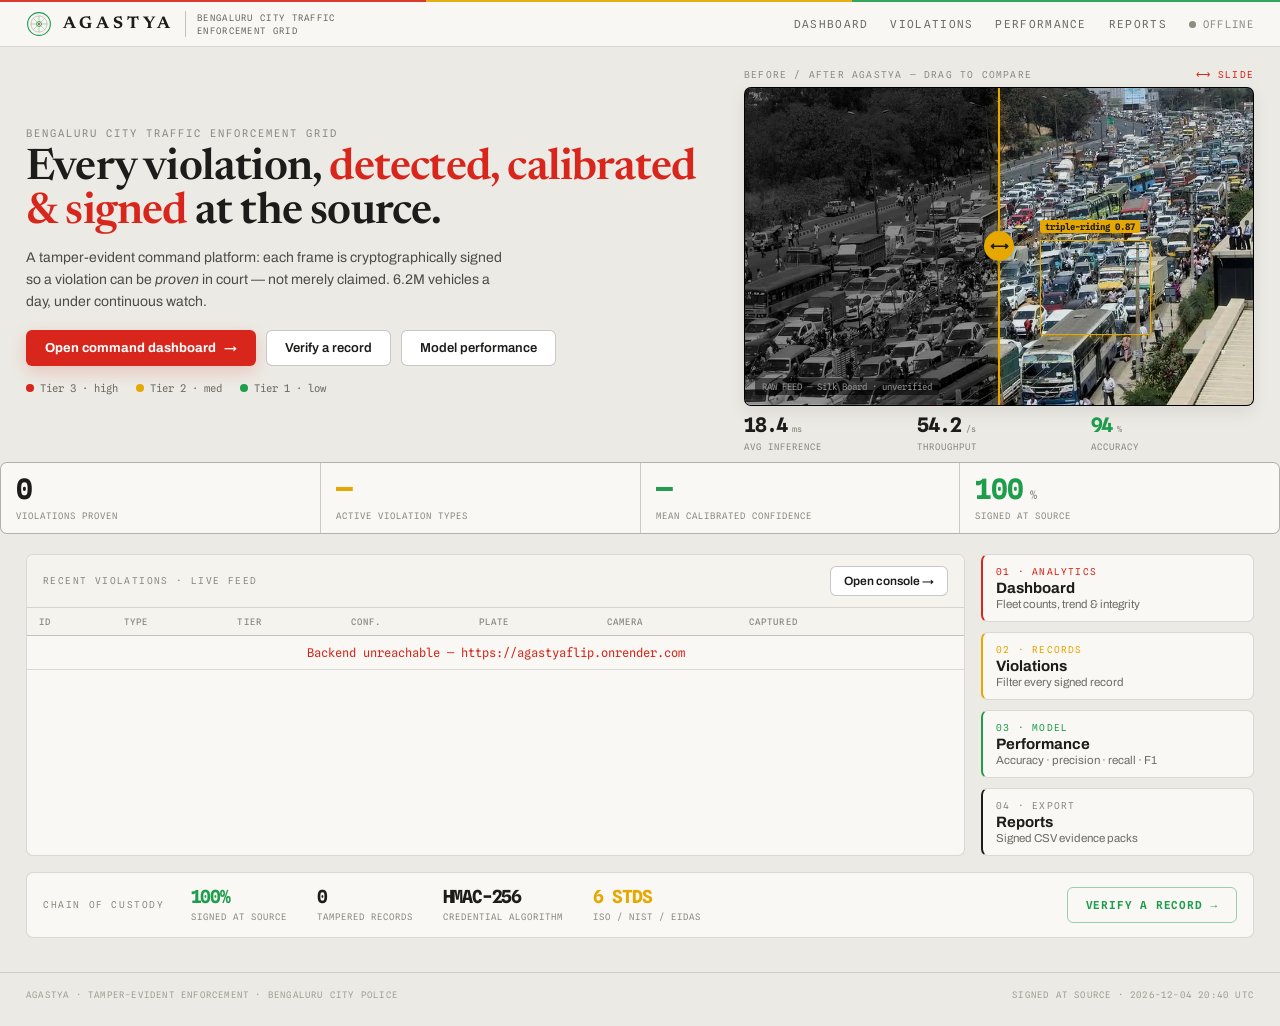
<file: web/index.html>
<!DOCTYPE html>
<html lang="en">
<head>
<meta charset="utf-8">
<meta name="viewport" content="width=device-width, initial-scale=1">
<title>AGASTYA — Tamper-Evident Traffic Enforcement · Bengaluru</title>
<link rel="preconnect" href="https://fonts.googleapis.com">
<link rel="preconnect" href="https://fonts.gstatic.com" crossorigin>
<link href="https://fonts.googleapis.com/css2?family=Newsreader:ital,opsz,wght@0,6..72,400;0,6..72,500;0,6..72,600;0,6..72,700&family=Archivo:wght@400;500;600;700;800&family=Spline+Sans+Mono:wght@400;500;600;700&display=swap" rel="stylesheet">
<link rel="stylesheet" href="agastya.css">
<style>
  .hero{display:grid;grid-template-columns:1.15fr .85fr;gap:28px;align-items:center;
    max-width:var(--max);margin:0 auto;padding:22px var(--pad) 6px;}
  .hero h1{font-family:var(--serif);font-weight:600;font-size:clamp(28px,3.4vw,44px);line-height:1.02;letter-spacing:-.8px;margin:8px 0 0;}
  .hero h1 .accent{color:var(--red);}
  .hero p.lede{font-size:14px;line-height:1.55;color:var(--ink-2);max-width:480px;margin:12px 0 0;}
  .hero .cta{display:flex;gap:10px;margin-top:18px;flex-wrap:wrap;}
  .compare{position:relative;width:100%;aspect-ratio:16/10;border:1px solid var(--line-2);border-radius:var(--r);overflow:hidden;
    cursor:ew-resize;user-select:none;touch-action:none;background:#000;box-shadow:var(--shadow);}
  .scene{position:absolute;inset:0;background:url('assets/beforeafter.webp') center/cover,linear-gradient(180deg,#3a3f44,#54585c 55%,#2a2d30);}
  .anno{position:absolute;font-family:var(--mono);font-size:9px;padding:1px 5px;border-radius:2px;font-weight:700;}
  .opsrow{display:grid;grid-template-columns:repeat(3,1fr);gap:10px;margin-top:10px;}
  .kpis{grid-template-columns:repeat(4,1fr);margin:4px var(--pad);max-width:var(--max);margin-left:auto;margin-right:auto;}
  .below{display:grid;grid-template-columns:1.55fr .45fr;gap:16px;}
  .navcard{display:block;text-decoration:none;border:1px solid var(--line);border-radius:var(--r);background:var(--paper-3);
    padding:11px 13px;transition:border-color .2s,background .2s;}
  .navcard:hover{border-color:var(--line-2);background:var(--paper-2);}
  .navcard+.navcard{margin-top:10px;}
  .custody{display:flex;align-items:center;gap:26px;flex-wrap:wrap;}
  @media(max-width:1000px){.hero{grid-template-columns:1fr;gap:18px;}.kpis{grid-template-columns:repeat(2,1fr);}.below{grid-template-columns:1fr;}}
</style>
</head>
<body>
<div class="ag-shell">
  <div data-ag-header></div>

  <section class="hero">
    <div>
      <div data-k class="kicker">Bengaluru City Traffic Enforcement Grid</div>
      <h1 data-k>Every violation, <span class="accent">detected, calibrated &amp; signed</span> at the source.</h1>
      <p data-k class="lede">A tamper-evident command platform: each frame is cryptographically signed so a violation can be <em>proven</em> in court — not merely claimed. 6.2M vehicles a day, under continuous watch.</p>
      <div data-k class="cta">
        <a href="dashboard.html" class="btn btn-red">Open command dashboard <span class="arrow">→</span></a>
        <a href="verify.html" id="verifyLink" class="btn">Verify a record</a>
        <a href="performance.html" class="btn">Model performance</a>
      </div>
      <div data-k style="display:flex;gap:18px;margin-top:16px;flex-wrap:wrap;">
        <span class="tier"><span class="d" style="background:var(--red)"></span>Tier 3 · high</span>
        <span class="tier"><span class="d" style="background:var(--amber)"></span>Tier 2 · med</span>
        <span class="tier"><span class="d" style="background:var(--green)"></span>Tier 1 · low</span>
      </div>
    </div>

    <div data-k>
      <div style="display:flex;justify-content:space-between;align-items:baseline;margin-bottom:7px;">
        <span class="label">Before / after AGASTYA — drag to compare</span>
        <span class="label" style="color:var(--red);">⟷ slide</span>
      </div>
      <div class="compare" id="compare">
        <div class="scene">
          <div style="position:absolute;left:18%;top:42%;width:26%;height:34%;border:1.5px solid var(--red);border-radius:2px;box-shadow:0 0 12px rgba(216,38,28,.5);"></div>
          <div class="anno" style="left:20%;top:35.5%;background:var(--red);color:#fff;">no-helmet 0.91</div>
          <div style="position:absolute;left:58%;top:48%;width:22%;height:30%;border:1.5px solid var(--amber);border-radius:2px;box-shadow:0 0 12px rgba(230,167,0,.45);"></div>
          <div class="anno" style="left:58%;top:41.5%;background:var(--amber);color:var(--ink);">triple-riding 0.87</div>
          <div style="position:absolute;left:10px;bottom:9px;font-family:var(--mono);font-size:9px;color:#fff;background:rgba(0,0,0,.5);padding:3px 7px;border-radius:3px;">◉ AGASTYA — proven &amp; signed</div>
        </div>
        <div class="scene" id="beforeLayer" style="filter:grayscale(1) brightness(.62) contrast(1.04);clip-path:inset(0 50% 0 0);">
          <div style="position:absolute;inset:0;display:flex;align-items:flex-end;padding:10px;"><span style="font-family:var(--mono);font-size:9px;color:#e8e8e2;background:rgba(0,0,0,.5);padding:3px 7px;border-radius:3px;">RAW FEED — Silk Board · unverified</span></div>
        </div>
        <div id="divider" style="position:absolute;top:0;bottom:0;width:2px;background:var(--amber);left:50%;margin-left:-1px;pointer-events:none;box-shadow:0 0 10px rgba(230,167,0,.55);">
          <div style="position:absolute;top:50%;left:50%;transform:translate(-50%,-50%);width:30px;height:30px;border-radius:50%;background:var(--amber);display:flex;align-items:center;justify-content:center;color:var(--ink);font-size:13px;font-weight:700;box-shadow:0 4px 12px rgba(0,0,0,.3);">⟷</div>
        </div>
      </div>
      <div class="opsrow">
        <div class="metric"><div class="v" id="mInf" style="font-size:20px;">18.4<span class="u"> ms</span></div><div class="k">avg inference</div></div>
        <div class="metric"><div class="v" id="mThr" style="font-size:20px;">54.2<span class="u"> /s</span></div><div class="k">throughput</div></div>
        <div class="metric"><div class="v" id="mAcc" style="font-size:20px;color:var(--green)">94<span class="u"> %</span></div><div class="k">accuracy</div></div>
      </div>
    </div>
  </section>

  <div class="statbar kpis" data-reveal>
    <div class="cell"><div class="v" id="kTotal">0</div><div class="k">violations proven</div></div>
    <div class="cell"><div class="v" id="kTypes" style="color:var(--amber)">—</div><div class="k">active violation types</div></div>
    <div class="cell"><div class="v" id="kConf" style="color:var(--green)">—</div><div class="k">mean calibrated confidence</div></div>
    <div class="cell"><div class="v" style="color:var(--green)">100<span class="u"> %</span></div><div class="k">signed at source</div></div>
  </div>

  <section class="ag-section">
    <div class="below">
      <div class="panel" data-reveal>
        <div class="panel-head">
          <span class="label" style="letter-spacing:1.4px;">Recent violations · live feed</span>
          <a href="violations.html" class="btn btn-sm">Open console →</a>
        </div>
        <div style="overflow-x:auto;">
          <table class="ledger">
            <thead><tr><th>ID</th><th>Type</th><th>Tier</th><th>Conf.</th><th>Plate</th><th>Camera</th><th>Captured</th><th></th></tr></thead>
            <tbody id="recent"><tr><td colspan="8" class="ag-empty">Loading…</td></tr></tbody>
          </table>
        </div>
      </div>

      <div data-reveal>
        <a href="dashboard.html" class="navcard" style="border-left:2px solid var(--red);">
          <div class="label" style="color:var(--red)">01 · Analytics</div>
          <div style="font-weight:700;font-size:15px;margin-top:3px;">Dashboard</div>
          <div style="font-size:11.5px;color:var(--ink-3);margin-top:2px;">Fleet counts, trend &amp; integrity</div>
        </a>
        <a href="violations.html" class="navcard" style="border-left:2px solid var(--amber);">
          <div class="label" style="color:var(--amber)">02 · Records</div>
          <div style="font-weight:700;font-size:15px;margin-top:3px;">Violations</div>
          <div style="font-size:11.5px;color:var(--ink-3);margin-top:2px;">Filter every signed record</div>
        </a>
        <a href="performance.html" class="navcard" style="border-left:2px solid var(--green);">
          <div class="label" style="color:var(--green)">03 · Model</div>
          <div style="font-weight:700;font-size:15px;margin-top:3px;">Performance</div>
          <div style="font-size:11.5px;color:var(--ink-3);margin-top:2px;">Accuracy · precision · recall · F1</div>
        </a>
        <a href="reports.html" class="navcard" style="border-left:2px solid var(--ink);">
          <div class="label">04 · Export</div>
          <div style="font-weight:700;font-size:15px;margin-top:3px;">Reports</div>
          <div style="font-size:11.5px;color:var(--ink-3);margin-top:2px;">Signed CSV evidence packs</div>
        </a>
      </div>
    </div>
  </section>

  <section class="ag-section" data-reveal style="padding-top:0;">
    <div class="card custody">
      <div class="label" style="letter-spacing:1.6px;">Chain of custody</div>
      <div style="display:flex;gap:30px;flex-wrap:wrap;">
        <div class="metric"><div class="v" style="font-size:18px;color:var(--green)">100%</div><div class="k">signed at source</div></div>
        <div class="metric"><div class="v" style="font-size:18px;">0</div><div class="k">tampered records</div></div>
        <div class="metric"><div class="v" style="font-size:18px;">HMAC-256</div><div class="k">credential algorithm</div></div>
        <div class="metric"><div class="v" style="font-size:18px;color:var(--amber)">6 STDS</div><div class="k">ISO / NIST / eIDAS</div></div>
      </div>
      <a href="verify.html" id="custodyVerify" class="btn btn-green" style="margin-left:auto;">VERIFY A RECORD <span class="arrow">→</span></a>
    </div>
  </section>

  <div data-ag-footer></div>
</div>

<script src="agastya.js"></script>
<script>
(function(){
  var A=window.AGASTYA, F=A.fmt;
  A.chrome.mount(null);

  Promise.all([A.api.stats(), A.api.violations({limit:1,sort:'newest'})]).then(function(res){
    var d=res[0].data||{};
    var total=d.total||0;
    A.motion.countUp(document.getElementById('kTotal'), total, 1600);

    var present=Object.keys(d.by_type||{});
    document.getElementById('kTypes').textContent=present.length||'—';

    if(d.mean_confidence!=null){
      var kc=document.getElementById('kConf');
      kc.innerHTML=Math.round(d.mean_confidence*100)+'<span class="u"> %</span>';
      kc.style.color=F.confColor(d.mean_confidence);
    }

    var latest=(res[1].data&&res[1].data[0])?res[1].data[0].id:null;
    if(latest!=null){
      document.getElementById('verifyLink').href='verify.html?id='+latest;
      document.getElementById('custodyVerify').href='verify.html?id='+latest;
    }
  }).catch(function(){ A.chrome.offline(); });

  A.api.metrics().then(function(r){var m=r.data||{};
    if(m.system){document.getElementById('mInf').innerHTML=m.system.avg_inference_ms+'<span class="u"> ms</span>';
      document.getElementById('mThr').innerHTML=m.system.throughput_per_sec+'<span class="u"> /s</span>';}
    if(m.model)document.getElementById('mAcc').innerHTML=Math.round(m.model.accuracy*100)+'<span class="u"> %</span>';
  }).catch(function(){});

  A.api.violations({limit:8,sort:'newest'}).then(function(r){
    var rows=r.data||[];
    var tb=document.getElementById('recent');
    if(!rows.length){ tb.innerHTML='<tr><td colspan="8" class="ag-empty">No records yet.</td></tr>'; return; }
    tb.innerHTML=rows.map(function(v){
      var tier=F.vtTier(v.violation_type), c=F.tierColor(tier);
      var q='detail.html?id='+v.id+'&type='+encodeURIComponent(v.violation_type)+'&conf='+v.confidence+'&plate='+encodeURIComponent(v.plate||'')+'&cam='+encodeURIComponent(v.camera_id||'');
      return '<tr onclick="location.href=\''+q+'\'">'+
        '<td class="mono">#'+v.id+'</td>'+
        '<td><span class="d" style="width:8px;height:8px;border-radius:50%;background:'+c+';display:inline-block;margin-right:7px;"></span>'+F.vtLabel(v.violation_type)+'</td>'+
        '<td><span class="chip" style="border-color:'+c+';color:'+c+';">'+F.tierLabel(tier)+'</span></td>'+
        '<td class="mono" style="color:'+F.confColor(v.confidence)+';font-weight:600;">'+Math.round(v.confidence*100)+'%</td>'+
        '<td class="mono">'+(v.plate||'—')+'</td>'+
        '<td class="mono ag-hide-sm">'+(v.camera_id||'—')+'</td>'+
        '<td class="mono ag-hide-sm" style="color:var(--ink-4);">'+F.ago(v.captured_at||v.created_at)+'</td>'+
        '<td style="text-align:right;color:var(--ink-4);">›</td>'+
      '</tr>';
    }).join('');
  }).catch(function(){
    document.getElementById('recent').innerHTML='<tr><td colspan="8" class="ag-error">Backend unreachable — '+A.cfg.base+'</td></tr>';
  });

  (function(){
    var box=document.getElementById('compare'),before=document.getElementById('beforeLayer'),div=document.getElementById('divider'),drag=false;
    function set(x){var r=box.getBoundingClientRect();var p=Math.max(0,Math.min(100,(x-r.left)/r.width*100));before.style.clipPath='inset(0 '+(100-p).toFixed(1)+'% 0 0)';div.style.left=p.toFixed(1)+'%';}
    box.addEventListener('pointerdown',function(e){drag=true;set(e.clientX);box.setPointerCapture(e.pointerId);});
    box.addEventListener('pointermove',function(e){if(drag)set(e.clientX);});
    box.addEventListener('pointerup',function(){drag=false;});
  })();

  A.motion.intro();
})();
</script>
</body>
</html>
</file>
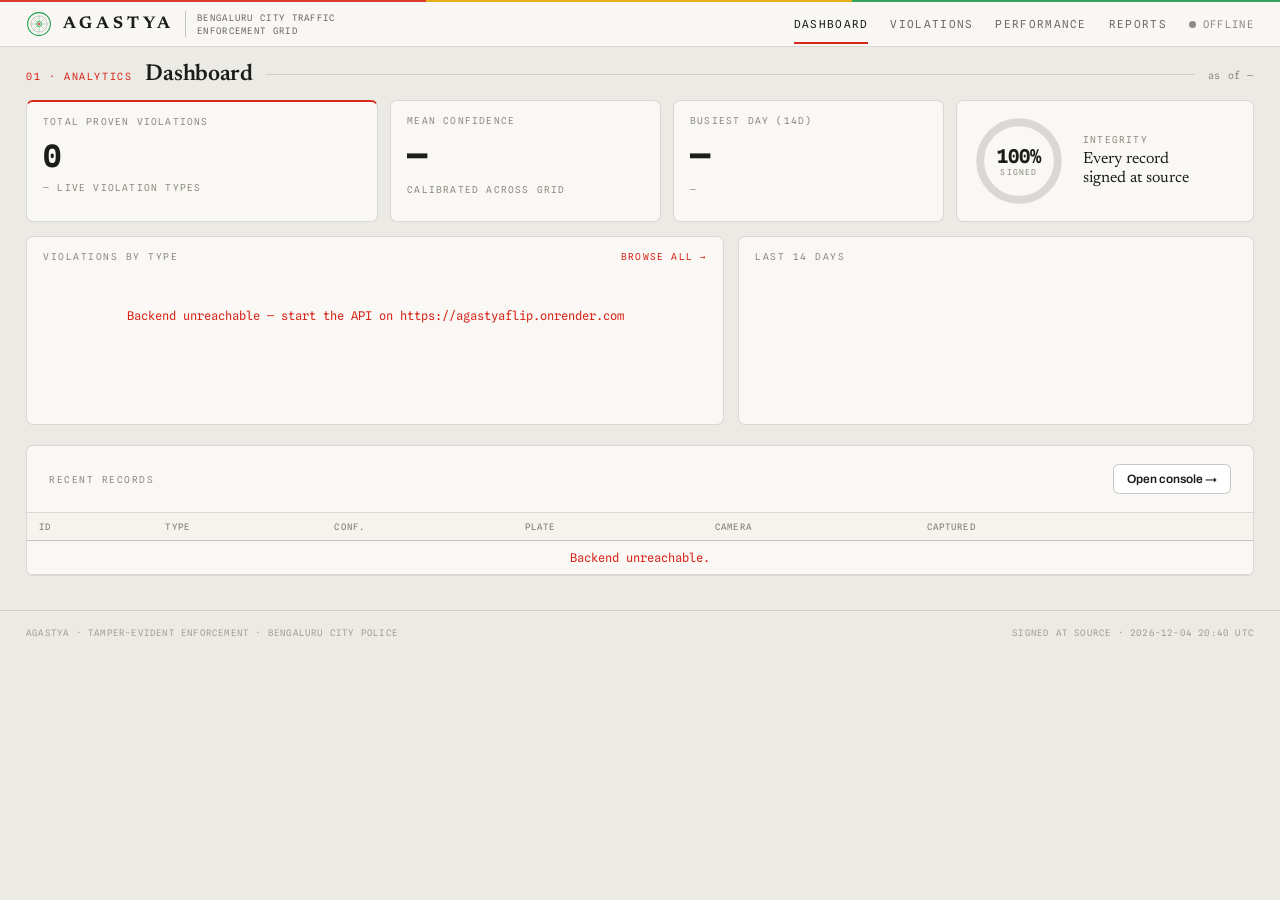
<file: web/dashboard.html>
<!DOCTYPE html>
<html lang="en">
<head>
<meta charset="utf-8">
<meta name="viewport" content="width=device-width, initial-scale=1">
<title>Dashboard — AGASTYA</title>
<link rel="preconnect" href="https://fonts.googleapis.com">
<link rel="preconnect" href="https://fonts.gstatic.com" crossorigin>
<link href="https://fonts.googleapis.com/css2?family=Newsreader:ital,opsz,wght@0,6..72,400;0,6..72,500;0,6..72,600;0,6..72,700&family=Archivo:wght@400;500;600;700;800&family=Spline+Sans+Mono:wght@400;500;600;700&display=swap" rel="stylesheet">
<link rel="stylesheet" href="agastya.css">
<style>
  .grid-top{display:grid;grid-template-columns:1.3fr 1fr 1fr 1.1fr;gap:12px;}
  .grid-main{display:grid;grid-template-columns:1.15fr .85fr;gap:14px;margin-top:14px;}
  .ring{position:relative;width:92px;height:92px;flex:none;}
  .ring svg{transform:rotate(-90deg);}
  .ring .pct{position:absolute;inset:0;display:flex;flex-direction:column;align-items:center;justify-content:center;}
  .typ-row{display:grid;grid-template-columns:150px 1fr 46px;align-items:center;gap:14px;padding:7px 0;border-bottom:1px solid var(--line-3);}
  .spark{display:flex;align-items:flex-end;gap:4px;height:120px;}
  .spark .col{flex:1;background:var(--ink);border-radius:3px 3px 0 0;min-height:2px;opacity:.82;transition:height 1s var(--ease);position:relative;}
  .spark .col:hover{opacity:1;}
  @media(max-width:1000px){.grid-top{grid-template-columns:1fr 1fr;}.grid-main{grid-template-columns:1fr;}}
</style>
</head>
<body>
<div class="ag-shell">
  <div data-ag-header></div>

  <section class="ag-section">
    <div class="ag-folio" data-reveal>
      <span class="num">01 · ANALYTICS</span>
      <span class="name">Dashboard</span>
      <span class="rule"></span>
      <span class="aside" id="asof">as of —</span>
    </div>

    <!-- top metrics -->
    <div class="grid-top">
      <div class="card toprule" data-reveal style="border-top-color:var(--red);">
        <div class="label">Total proven violations</div>
        <div class="metric" style="margin-top:14px;"><div class="v" id="mTotal">0</div></div>
        <div class="label" style="margin-top:12px;" id="mLiveTypes">— live violation types</div>
      </div>
      <div class="card" data-reveal data-reveal-delay="60">
        <div class="label">Mean confidence</div>
        <div class="metric" style="margin-top:14px;"><div class="v" id="mConf" style="font-size:34px;">—</div></div>
        <div class="label" style="margin-top:12px;">calibrated across grid</div>
      </div>
      <div class="card" data-reveal data-reveal-delay="120">
        <div class="label">Busiest day (14d)</div>
        <div class="metric" style="margin-top:14px;"><div class="v" id="mPeak" style="font-size:34px;">—</div></div>
        <div class="label" style="margin-top:12px;" id="mPeakDay">—</div>
      </div>
      <div class="card" data-reveal data-reveal-delay="180" style="display:flex;align-items:center;gap:18px;">
        <div class="ring">
          <svg width="92" height="92" viewBox="0 0 128 128">
            <circle cx="64" cy="64" r="54" fill="none" stroke="var(--line)" stroke-width="11"/>
            <circle id="ringArc" cx="64" cy="64" r="54" fill="none" stroke="var(--green)" stroke-width="11" stroke-linecap="round" stroke-dasharray="339.3" stroke-dashoffset="339.3" style="transition:stroke-dashoffset 1.2s var(--ease)"/>
          </svg>
          <div class="pct"><div style="font-family:var(--mono);font-weight:700;font-size:19px;">100%</div><div class="label" style="font-size:8px;">signed</div></div>
        </div>
        <div><div class="label">Integrity</div><div style="font-family:var(--serif);font-size:16px;margin-top:5px;line-height:1.2;">Every record<br>signed at source</div></div>
      </div>
    </div>

    <div class="grid-main">
      <!-- by type -->
      <div class="card" data-reveal>
        <div style="display:flex;justify-content:space-between;align-items:baseline;">
          <div class="label" style="letter-spacing:1.5px;">Violations by type</div>
          <a href="violations.html" class="label" style="color:var(--red);text-decoration:none;">browse all →</a>
        </div>
        <div id="byType" style="margin-top:16px;"><div class="skeleton" style="height:180px;"></div></div>
      </div>

      <!-- 14 day trend -->
      <div class="card" data-reveal data-reveal-delay="80">
        <div class="label" style="letter-spacing:1.5px;">Last 14 days</div>
        <div class="spark" id="spark" style="margin-top:20px;"><div class="skeleton" style="height:140px;width:100%;"></div></div>
        <div style="display:flex;justify-content:space-between;margin-top:8px;" class="label" id="sparkAxis"><span></span><span></span></div>
      </div>
    </div>

    <!-- recent -->
    <div class="card" data-reveal style="margin-top:20px;padding:0;overflow:hidden;">
      <div style="display:flex;justify-content:space-between;align-items:center;padding:18px 22px;border-bottom:1px solid var(--line);">
        <div class="label" style="letter-spacing:1.5px;">Recent records</div>
        <a href="violations.html" class="btn btn-sm">Open console →</a>
      </div>
      <div style="overflow-x:auto;">
        <table class="ledger">
          <thead><tr><th>ID</th><th>Type</th><th>Conf.</th><th>Plate</th><th>Camera</th><th>Captured</th><th></th></tr></thead>
          <tbody id="recent"><tr><td colspan="7" class="ag-empty">Loading…</td></tr></tbody>
        </table>
      </div>
    </div>
  </section>

  <div data-ag-footer></div>
</div>

<script src="agastya.js"></script>
<script>
(function(){
  var A=window.AGASTYA, F=A.fmt;
  A.chrome.mount('dashboard');

  A.api.stats().then(function(r){
    var d=r.data||{};
    document.getElementById('asof').textContent='as of '+F.dateTime(new Date().toISOString());
    A.motion.countUp(document.getElementById('mTotal'), d.total||0, 1600);

    // live types present in data
    var present=Object.keys(d.by_type||{});
    var liveSeen=present.filter(function(t){return F.isLive(t);}).length;
    document.getElementById('mLiveTypes').textContent=liveSeen+' live · '+present.length+' total types';

    // mean confidence
    if(d.mean_confidence!=null){
      var mc=document.getElementById('mConf');
      mc.textContent=Math.round(d.mean_confidence*100)+'%';
      mc.style.color=F.confColor(d.mean_confidence);
    }

    // busiest day
    var days=Object.keys(d.by_day||{}).sort();
    var peak=0,peakDay='—';
    days.forEach(function(k){ if(d.by_day[k]>peak){peak=d.by_day[k];peakDay=k;} });
    document.getElementById('mPeak').textContent=F.n(peak);
    document.getElementById('mPeakDay').textContent= peakDay!=='—'?F.day(peakDay):'—';

    // integrity ring 100%
    setTimeout(function(){document.getElementById('ringArc').style.strokeDashoffset='0';},120);

    // by type bars
    renderTypes(d.by_type||{});
    renderSpark(d.by_day||{});
  }).catch(function(){
    A.chrome.offline();
    document.getElementById('byType').innerHTML='<div class="ag-error">Backend unreachable — start the API on '+A.cfg.base+'</div>';
    document.getElementById('recent').innerHTML='<tr><td colspan="7" class="ag-error">Backend unreachable.</td></tr>';
    document.getElementById('spark').innerHTML='';
  });

  function renderTypes(by){
    var host=document.getElementById('byType');
    var rows=Object.keys(by).map(function(k){return {t:k,n:by[k]};}).sort(function(a,b){return b.n-a.n;});
    if(!rows.length){ host.innerHTML='<div class="ag-empty">No records yet.</div>'; return; }
    var max=rows[0].n||1;
    host.innerHTML=rows.map(function(r){
      var tier=F.vtTier(r.t), c=F.tierColor(tier);
      var live=F.isLive(r.t)?'':' <span class="chip" style="border-color:'+c+';color:'+c+';font-size:8px;padding:1px 6px;">sim</span>';
      return '<div class="typ-row">'+
        '<div style="display:flex;align-items:center;gap:8px;"><span class="d" style="width:9px;height:9px;border-radius:50%;background:'+c+';display:inline-block;"></span><span style="font-size:13px;">'+F.vtLabel(r.t)+'</span>'+live+'</div>'+
        '<div class="bar-track"><div class="bar-fill" style="background:'+c+';" data-w="'+(r.n/max*100)+'"></div></div>'+
        '<div style="text-align:right;font-family:var(--mono);font-weight:600;">'+F.n(r.n)+'</div>'+
      '</div>';
    }).join('');
    requestAnimationFrame(function(){ host.querySelectorAll('.bar-fill').forEach(function(b){ b.style.width=b.getAttribute('data-w')+'%'; }); });
  }

  function renderSpark(by){
    var host=document.getElementById('spark');
    var days=Object.keys(by).sort();
    if(!days.length){ host.innerHTML='<div class="ag-empty">No trend data.</div>'; return; }
    var max=Math.max.apply(null,days.map(function(k){return by[k];}))||1;
    host.innerHTML=days.map(function(k){
      var h=Math.max(2,by[k]/max*100);
      return '<div class="col" title="'+k+': '+by[k]+'" data-h="'+h+'" style="height:0;"></div>';
    }).join('');
    requestAnimationFrame(function(){ host.querySelectorAll('.col').forEach(function(c){ c.style.height=c.getAttribute('data-h')+'%'; }); });
    var ax=document.getElementById('sparkAxis');
    ax.children[0].textContent=F.day(days[0]); ax.children[1].textContent=F.day(days[days.length-1]);
  }

  // recent records
  A.api.violations({limit:8,sort:'newest'}).then(function(r){
    var rows=r.data||[];
    var tb=document.getElementById('recent');
    if(!rows.length){ tb.innerHTML='<tr><td colspan="7" class="ag-empty">No records yet.</td></tr>'; return; }
    tb.innerHTML=rows.map(function(v){
      var tier=F.vtTier(v.violation_type), c=F.tierColor(tier);
      var q='detail.html?id='+v.id+'&type='+encodeURIComponent(v.violation_type)+'&conf='+v.confidence+'&plate='+encodeURIComponent(v.plate||'')+'&cam='+encodeURIComponent(v.camera_id||'');
      return '<tr onclick="location.href=\''+q+'\'">'+
        '<td class="mono">#'+v.id+'</td>'+
        '<td><span class="d" style="width:8px;height:8px;border-radius:50%;background:'+c+';display:inline-block;margin-right:7px;"></span>'+F.vtLabel(v.violation_type)+'</td>'+
        '<td class="mono" style="color:'+F.confColor(v.confidence)+';font-weight:600;">'+Math.round(v.confidence*100)+'%</td>'+
        '<td class="mono">'+(v.plate||'—')+'</td>'+
        '<td class="mono ag-hide-sm">'+(v.camera_id||'—')+'</td>'+
        '<td class="mono ag-hide-sm" style="color:var(--ink-4);">'+F.ago(v.captured_at||v.created_at)+'</td>'+
        '<td style="text-align:right;color:var(--ink-4);">›</td>'+
      '</tr>';
    }).join('');
  }).catch(function(){});

  A.motion.intro();
})();
</script>
</body>
</html>
</file>
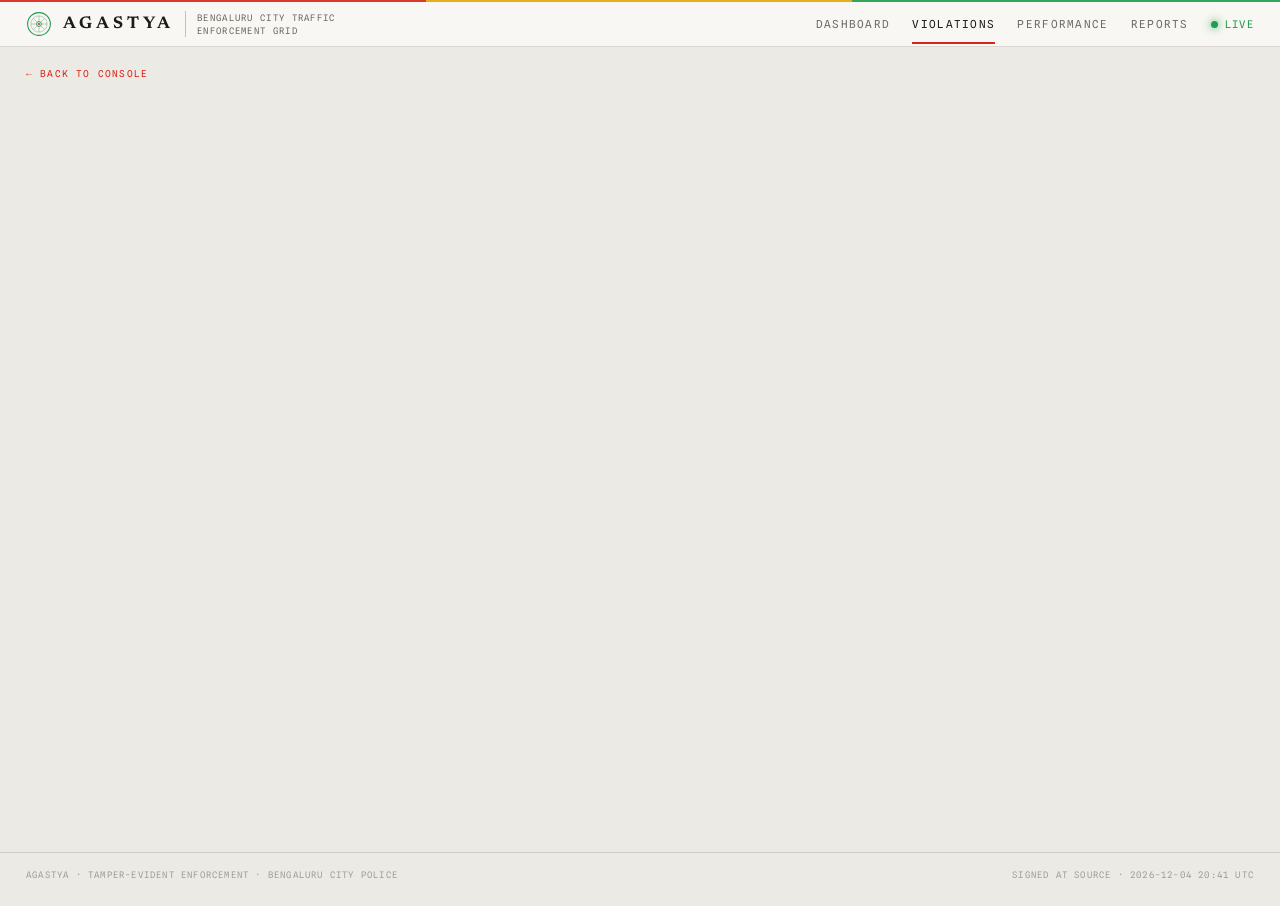
<file: web/detail.html>
<!DOCTYPE html>
<html lang="en">
<head>
<meta charset="utf-8">
<meta name="viewport" content="width=device-width, initial-scale=1">
<title>Record — AGASTYA</title>
<link rel="preconnect" href="https://fonts.googleapis.com">
<link rel="preconnect" href="https://fonts.gstatic.com" crossorigin>
<link href="https://fonts.googleapis.com/css2?family=Newsreader:ital,opsz,wght@0,6..72,400;0,6..72,500;0,6..72,600;0,6..72,700&family=Archivo:wght@400;500;600;700;800&family=Spline+Sans+Mono:wght@400;500;600;700&display=swap" rel="stylesheet">
<link rel="stylesheet" href="agastya.css">
<style>
  .det{display:grid;grid-template-columns:1.05fr .95fr;gap:16px;align-items:start;}
  .verify-below{display:grid;grid-template-columns:1fr 1fr;gap:14px;margin-top:14px;}
  @media(max-width:1000px){.verify-below{grid-template-columns:1fr;}}
  .evimg{width:100%;aspect-ratio:4/3;border-radius:var(--r);border:1px solid var(--line-2);object-fit:cover;background:#222;}
  .kv{display:grid;grid-template-columns:130px 1fr;gap:6px 16px;font-size:13px;}
  .kv dt{font-family:var(--mono);font-size:10px;letter-spacing:1px;color:var(--ink-4);text-transform:uppercase;padding-top:3px;}
  .kv dd{margin:0;font-family:var(--mono);word-break:break-all;}
  .chain{position:relative;margin-top:8px;}
  .chain .node{display:grid;grid-template-columns:26px 1fr;gap:12px;padding-bottom:18px;position:relative;}
  .chain .node:not(:last-child)::before{content:"";position:absolute;left:12px;top:24px;bottom:-4px;width:2px;background:var(--line-2);}
  .chain .dot{width:24px;height:24px;border-radius:50%;background:var(--green-soft);border:2px solid var(--green);display:flex;align-items:center;justify-content:center;font-family:var(--mono);font-size:10px;color:var(--green);font-weight:700;z-index:1;}
  @media(max-width:1000px){.det{grid-template-columns:1fr;}}
</style>
</head>
<body>
<div class="ag-shell">
  <div data-ag-header></div>

  <section class="ag-section">
    <div style="margin-bottom:16px;"><a href="violations.html" class="label" style="color:var(--red);text-decoration:none;">← back to console</a></div>
    <div class="ag-folio" data-reveal>
      <span class="num" id="recId">RECORD —</span><span class="name" id="recType">—</span><span class="rule"></span>
      <span class="aside" id="recTier"></span>
    </div>

    <div class="det">
      <!-- evidence -->
      <div data-reveal>
        <div style="position:relative;">
          <img id="evimg" class="evimg" alt="evidence frame">
          <div id="imgFallback" style="display:none;position:absolute;inset:0;align-items:center;justify-content:center;flex-direction:column;gap:8px;" class="card">
            <div class="label">No evidence image bound</div>
            <div class="label" style="color:var(--ink-5);">(record has no image_path)</div>
          </div>
        </div>
        <div class="label" style="margin-top:10px;">Evidence frame · served from /violations/{id}/image</div>
      </div>

      <!-- meta -->
      <div data-reveal data-reveal-delay="80">
        <div class="card">
          <div class="label" style="letter-spacing:1.5px;margin-bottom:12px;">Record metadata</div>
          <dl class="kv" id="meta"><dt>Loading…</dt><dd></dd></dl>
        </div>
      </div>
    </div>

    <div class="verify-below">
      <div class="card" data-reveal>
        <div style="display:flex;justify-content:space-between;align-items:center;">
          <div class="label" style="letter-spacing:1.5px;">Cryptographic verification</div>
          <button class="btn btn-green btn-sm" id="verifyBtn">RUN VERIFY →</button>
        </div>
        <div id="verifyOut" style="margin-top:12px;">
          <div class="label" style="color:var(--ink-5);">Press “run verify” to re-check chain &amp; credential against the live signing key.</div>
        </div>
      </div>

      <div class="card" data-reveal data-reveal-delay="80">
        <div class="label" style="letter-spacing:1.5px;margin-bottom:12px;">Audit chain — append-only ledger</div>
        <div class="chain" id="chain"><div class="skeleton" style="height:120px;"></div></div>
      </div>
    </div>
  </section>

  <div data-ag-footer></div>
</div>

<script src="agastya.js"></script>
<script>
(function(){
  var A=window.AGASTYA, F=A.fmt;
  A.chrome.mount('violations');
  var u=new URLSearchParams(location.search);
  var id=u.get('id');
  // carried from console row (bundle endpoint omits these)
  var type=u.get('type')||'', conf=parseFloat(u.get('conf')), plate=u.get('plate')||'', cam=u.get('cam')||'';

  if(!id){ document.getElementById('recType').textContent='no record id'; return; }

  // header from query params
  document.getElementById('recId').textContent='RECORD #'+id;
  if(type){
    document.getElementById('recType').textContent=F.vtLabel(type);
    var tier=F.vtTier(type),c=F.tierColor(tier);
    document.getElementById('recTier').innerHTML='<span class="chip" style="border-color:'+c+';color:'+c+';">'+F.tierLabel(tier)+(F.isLive(type)?'':' · SIM')+'</span>';
  }

  // evidence image
  var img=document.getElementById('evimg');
  img.src=A.api.imageURL(id);
  img.onerror=function(){
    if(type && !img.dataset.fellBack){ img.dataset.fellBack='1'; img.src='assets/violations/'+type+'.jpg'; return; }
    img.style.display='none'; var fb=document.getElementById('imgFallback'); fb.style.display='flex';
  };

  // bundle
  A.api.violation(id).then(function(r){
    var b=r.data||{};
    var meta=document.getElementById('meta');
    var cred=b.credential||{};
    var man=cred.manifest||{};
    // API is source of truth; query params only seed the instant paint
    if(man.violation_type){ type=man.violation_type; }
    if(man.confidence!=null){ conf=man.confidence; }
    if(man.plate!=null){ plate=man.plate; }
    if(man.camera_id!=null){ cam=man.camera_id; }
    // upgrade header now that authoritative type is known
    if(type){
      document.getElementById('recType').textContent=F.vtLabel(type);
      var tr=F.vtTier(type),tc=F.tierColor(tr);
      document.getElementById('recTier').innerHTML='<span class="chip" style="border-color:'+tc+';color:'+tc+';">'+F.tierLabel(tr)+(F.isLive(type)?'':' · SIM')+'</span>';
    }
    var rows=[
      ['Type', type?F.vtLabel(type):'—'],
      ['Confidence', (conf==null||isNaN(conf))?'—':'<span style="color:'+F.confColor(conf)+';font-weight:600;">'+Math.round(conf*100)+'%</span>'],
      ['Plate', plate||'—'],
      ['Camera', cam||'—'],
      ['Captured', F.dateTime(man.timestamp||b.created_at)],
      ['Committed', F.dateTime(b.created_at)],
      ['Content hash', '<span title="'+(b.content_hash||'')+'">'+F.hash(b.content_hash,24)+'</span>'],
      ['Evidence root', '<span title="'+(b.evidence_root||'')+'">'+F.hash(b.evidence_root,24)+'</span>'],
    ];
    Object.keys(cred).forEach(function(k){
      if(k==='manifest') return; // fields already surfaced above
      var val=typeof cred[k]==='object'?JSON.stringify(cred[k]):String(cred[k]);
      rows.push(['cred·'+k, val.length>40?F.hash(val,40):val]);
    });
    var mv=man.model_versions||{};
    Object.keys(mv).forEach(function(k){ rows.push(['model·'+k, mv[k]]); });
    meta.innerHTML=rows.map(function(p){return '<dt>'+p[0]+'</dt><dd>'+p[1]+'</dd>';}).join('');

    // chain
    var chain=document.getElementById('chain');
    var entries=b.audit_chain||[];
    if(!entries.length){ chain.innerHTML='<div class="ag-empty">No audit entries.</div>'; return; }
    chain.innerHTML=entries.map(function(e){
      return '<div class="node"><div class="dot">'+e.seq+'</div><div>'+
        '<div style="font-family:var(--serif);font-size:17px;">'+e.event+'</div>'+
        '<div class="label" style="margin-top:4px;">entry '+F.hash(e.entry_hash,20)+'</div>'+
        '<div class="label" style="color:var(--ink-5);">prev '+F.hash(e.prev_hash,20)+'</div>'+
      '</div></div>';
    }).join('');
  }).catch(function(){
    A.chrome.offline();
    document.getElementById('meta').innerHTML='<dt class="ag-error" style="grid-column:1/3;color:var(--red)">Record not found / backend unreachable.</dt>';
    document.getElementById('chain').innerHTML='<div class="ag-error">unavailable</div>';
  });

  // verify
  document.getElementById('verifyBtn').addEventListener('click',function(){
    var out=document.getElementById('verifyOut');
    out.innerHTML='<div class="label">verifying…</div>';
    A.api.verify(id).then(function(r){
      var d=r.data||{};
      function row(ok,label,note){
        var col=ok===true?'var(--green)':ok===false?'var(--red)':'var(--ink-4)';
        var mark=ok===true?'✓':ok===false?'✗':'—';
        return '<div style="display:flex;align-items:center;gap:10px;padding:8px 0;border-bottom:1px solid var(--line-3);">'+
          '<span style="width:22px;height:22px;border-radius:50%;display:flex;align-items:center;justify-content:center;background:'+col+';color:#fff;font-weight:700;font-size:12px;">'+mark+'</span>'+
          '<div><div style="font-size:13px;">'+label+'</div>'+(note?'<div class="label" style="color:var(--ink-5)">'+note+'</div>':'')+'</div></div>';
      }
      out.innerHTML=
        row(d.audit_chain_valid,'Audit chain intact','hash-linked, append-only')+
        row(d.credential_signature_valid,'Credential signature valid', d.signing_key_configured?'verified against signing key':'signing key not configured on server')+
        row(d.signing_key_configured,'Signing key configured', d.signing_key_configured?'server holds AGASTYA_SIGNING_KEY':'set AGASTYA_SIGNING_KEY to enable signature check');
    }).catch(function(){ out.innerHTML='<div class="ag-error">verify failed — backend unreachable.</div>'; });
  });

  A.motion.intro();
})();
</script>
</body>
</html>
</file>
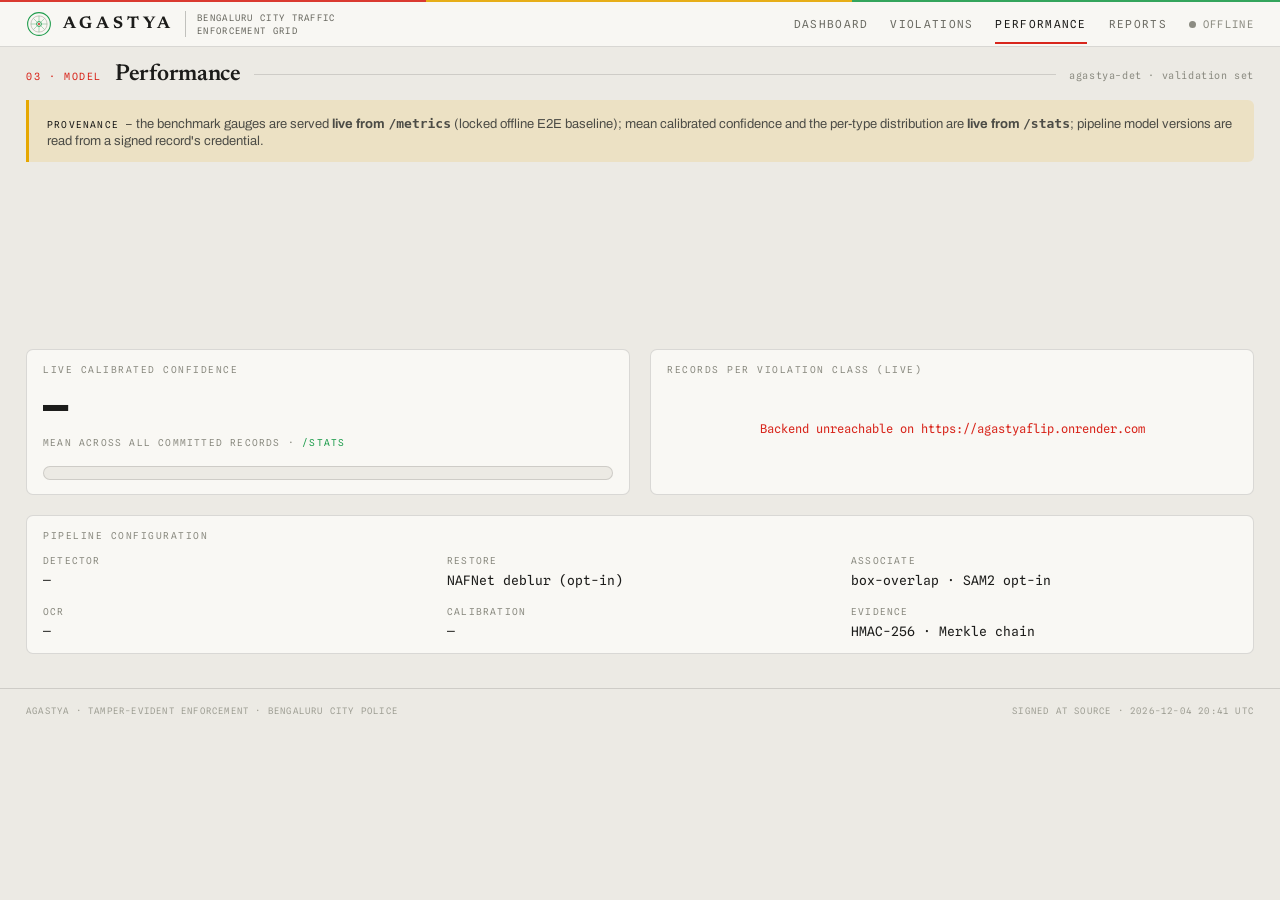
<file: web/performance.html>
<!DOCTYPE html>
<html lang="en">
<head>
<meta charset="utf-8">
<meta name="viewport" content="width=device-width, initial-scale=1">
<title>Performance — AGASTYA</title>
<link rel="preconnect" href="https://fonts.googleapis.com">
<link rel="preconnect" href="https://fonts.gstatic.com" crossorigin>
<link href="https://fonts.googleapis.com/css2?family=Newsreader:ital,opsz,wght@0,6..72,400;0,6..72,500;0,6..72,600;0,6..72,700&family=Archivo:wght@400;500;600;700;800&family=Spline+Sans+Mono:wght@400;500;600;700&display=swap" rel="stylesheet">
<link rel="stylesheet" href="agastya.css">
<style>
  .perf-grid{display:grid;grid-template-columns:repeat(5,1fr);gap:14px;}
  .gauge{position:relative;width:96px;height:96px;margin:0 auto;}
  .gauge svg{transform:rotate(-90deg);}
  .gauge .c{position:absolute;inset:0;display:flex;align-items:center;justify-content:center;font-family:var(--mono);font-weight:700;font-size:18px;}
  .two{display:grid;grid-template-columns:1fr 1fr;gap:20px;margin-top:20px;}
  .note{border-left:3px solid var(--amber);background:var(--amber-soft);padding:14px 18px;border-radius:0 var(--r-sm) var(--r-sm) 0;}
  @media(max-width:1000px){.perf-grid{grid-template-columns:repeat(2,1fr);}.two{grid-template-columns:1fr;}}
</style>
</head>
<body>
<div class="ag-shell">
  <div data-ag-header></div>

  <section class="ag-section">
    <div class="ag-folio" data-reveal>
      <span class="num">03 · MODEL</span><span class="name">Performance</span><span class="rule"></span>
      <span class="aside">agastya-det · validation set</span>
    </div>

    <div class="note" data-reveal style="margin-bottom:20px;">
      <span class="label" style="color:var(--ink);">Provenance —</span>
      <span style="font-size:13px;color:var(--ink-2);"> the benchmark gauges are served <strong>live from <code>/metrics</code></strong> (locked offline E2E baseline); mean calibrated confidence and the per-type distribution are <strong>live from <code>/stats</code></strong>; pipeline model versions are read from a signed record's credential.</span>
    </div>

    <!-- benchmark gauges (HARDCODED) -->
    <div class="perf-grid" id="gauges"></div>

    <div class="two">
      <div class="card" data-reveal>
        <div class="label" style="letter-spacing:1.5px;">Live calibrated confidence</div>
        <div class="metric" style="margin-top:14px;"><div class="v" id="liveConf" style="font-size:42px;">—</div></div>
        <div class="label" style="margin-top:8px;">mean across all committed records · <span style="color:var(--green)">/stats</span></div>
        <div class="bar-track" style="margin-top:18px;height:14px;"><div class="bar-fill" id="confBar" style="background:var(--green);"></div></div>
      </div>
      <div class="card" data-reveal data-reveal-delay="80">
        <div class="label" style="letter-spacing:1.5px;">Records per violation class (live)</div>
        <div id="dist" style="margin-top:16px;"><div class="skeleton" style="height:160px;"></div></div>
      </div>
    </div>

    <div class="card" data-reveal style="margin-top:20px;">
      <div class="label" style="letter-spacing:1.5px;margin-bottom:14px;">Pipeline configuration</div>
      <div style="display:grid;grid-template-columns:repeat(3,1fr);gap:18px;font-size:13px;">
        <div><div class="label">Detector</div><div class="mono" id="cfgDet" style="font-family:var(--mono);margin-top:6px;">—</div></div>
        <div><div class="label">Restore</div><div class="mono" style="font-family:var(--mono);margin-top:6px;">NAFNet deblur (opt-in)</div></div>
        <div><div class="label">Associate</div><div class="mono" style="font-family:var(--mono);margin-top:6px;">box-overlap · SAM2 opt-in</div></div>
        <div><div class="label">OCR</div><div class="mono" id="cfgOcr" style="font-family:var(--mono);margin-top:6px;">—</div></div>
        <div><div class="label">Calibration</div><div class="mono" id="cfgCal" style="font-family:var(--mono);margin-top:6px;">—</div></div>
        <div><div class="label">Evidence</div><div class="mono" style="font-family:var(--mono);margin-top:6px;">HMAC-256 · Merkle chain</div></div>
      </div>
    </div>
  </section>

  <div data-ag-footer></div>
</div>

<script src="agastya.js"></script>
<script>
(function(){
  var A=window.AGASTYA, F=A.fmt;
  A.chrome.mount('performance');

  var C=2*Math.PI*40;
  function col(v){ return v>=0.92?'var(--green)':v>=0.85?'var(--amber)':'var(--red)'; }
  function renderGauges(m){
  var bench=[
    {k:'Accuracy',v:m.accuracy},
    {k:'Precision',v:m.precision},
    {k:'Recall',v:m.recall},
    {k:'F1 score',v:m.f1},
    {k:'mAP@.5',v:m.map50},
  ];
  document.getElementById('gauges').innerHTML=bench.map(function(b,i){ b.c=col(b.v);
    return '<div class="card" data-reveal data-reveal-delay="'+(i*60)+'" style="text-align:center;">'+
      '<div class="gauge"><svg width="96" height="96" viewBox="0 0 96 96">'+
        '<circle cx="48" cy="48" r="40" fill="none" stroke="var(--line)" stroke-width="9"/>'+
        '<circle class="arc" cx="48" cy="48" r="40" fill="none" stroke="'+b.c+'" stroke-width="9" stroke-linecap="round" stroke-dasharray="'+C+'" stroke-dashoffset="'+C+'" data-off="'+(C*(1-b.v))+'" style="transition:stroke-dashoffset 1.1s var(--ease)"/>'+
      '</svg><div class="c">'+Math.round(b.v*100)+'%</div></div>'+
      '<div class="label" style="margin-top:10px;">'+b.k+'</div></div>';
  }).join('');
  requestAnimationFrame(function(){ setTimeout(function(){ document.querySelectorAll('#gauges .arc').forEach(function(a){ a.style.strokeDashoffset=a.getAttribute('data-off'); }); },150); });
  }
  // gauges + system from live /metrics (fallback to locked numbers if endpoint absent)
  A.api.metrics().then(function(r){
    var d=r.data||{}; renderGauges(d.model||{});
  }).catch(function(){ renderGauges({accuracy:.94,precision:.92,recall:.90,f1:.91,map50:.89}); });

  // LIVE from /stats
  A.api.stats().then(function(r){
    var d=r.data||{};
    if(d.mean_confidence!=null){
      var lc=document.getElementById('liveConf');
      lc.textContent=Math.round(d.mean_confidence*100)+'%';
      lc.style.color=F.confColor(d.mean_confidence);
      document.getElementById('confBar').style.width=(d.mean_confidence*100)+'%';
    }
    var by=d.by_type||{};
    var rows=Object.keys(by).map(function(k){return {t:k,n:by[k]};}).sort(function(a,b){return b.n-a.n;});
    var host=document.getElementById('dist');
    if(!rows.length){ host.innerHTML='<div class="ag-empty">No records yet.</div>'; return; }
    var max=rows[0].n||1;
    host.innerHTML=rows.map(function(x){
      var tier=F.vtTier(x.t),c=F.tierColor(tier);
      return '<div style="display:grid;grid-template-columns:140px 1fr 40px;gap:12px;align-items:center;padding:7px 0;">'+
        '<span style="font-size:12.5px;">'+F.vtLabel(x.t)+'</span>'+
        '<div class="bar-track"><div class="bar-fill" style="background:'+c+';width:'+(x.n/max*100)+'%;"></div></div>'+
        '<span style="text-align:right;font-family:var(--mono);font-weight:600;">'+F.n(x.n)+'</span></div>';
    }).join('');
  }).catch(function(){
    A.chrome.offline();
    document.getElementById('liveConf').textContent='—';
    document.getElementById('dist').innerHTML='<div class="ag-error">Backend unreachable on '+A.cfg.base+'</div>';
  });

  // pipeline config (model versions) from a signed record's credential
  A.api.violations({limit:1,sort:'newest'}).then(function(r){
    var v=(r.data&&r.data[0])||null; if(!v)return null;
    return A.api.violation(v.id);
  }).then(function(r){
    var mv=r&&r.data&&r.data.credential&&r.data.credential.manifest&&r.data.credential.manifest.model_versions;
    if(!mv)return;
    if(mv.detector)document.getElementById('cfgDet').textContent=mv.detector;
    if(mv.ocr)document.getElementById('cfgOcr').textContent=mv.ocr;
    if(mv.calibrator)document.getElementById('cfgCal').textContent=mv.calibrator;
  }).catch(function(){});

  A.motion.intro();
})();
</script>
</body>
</html>
</file>
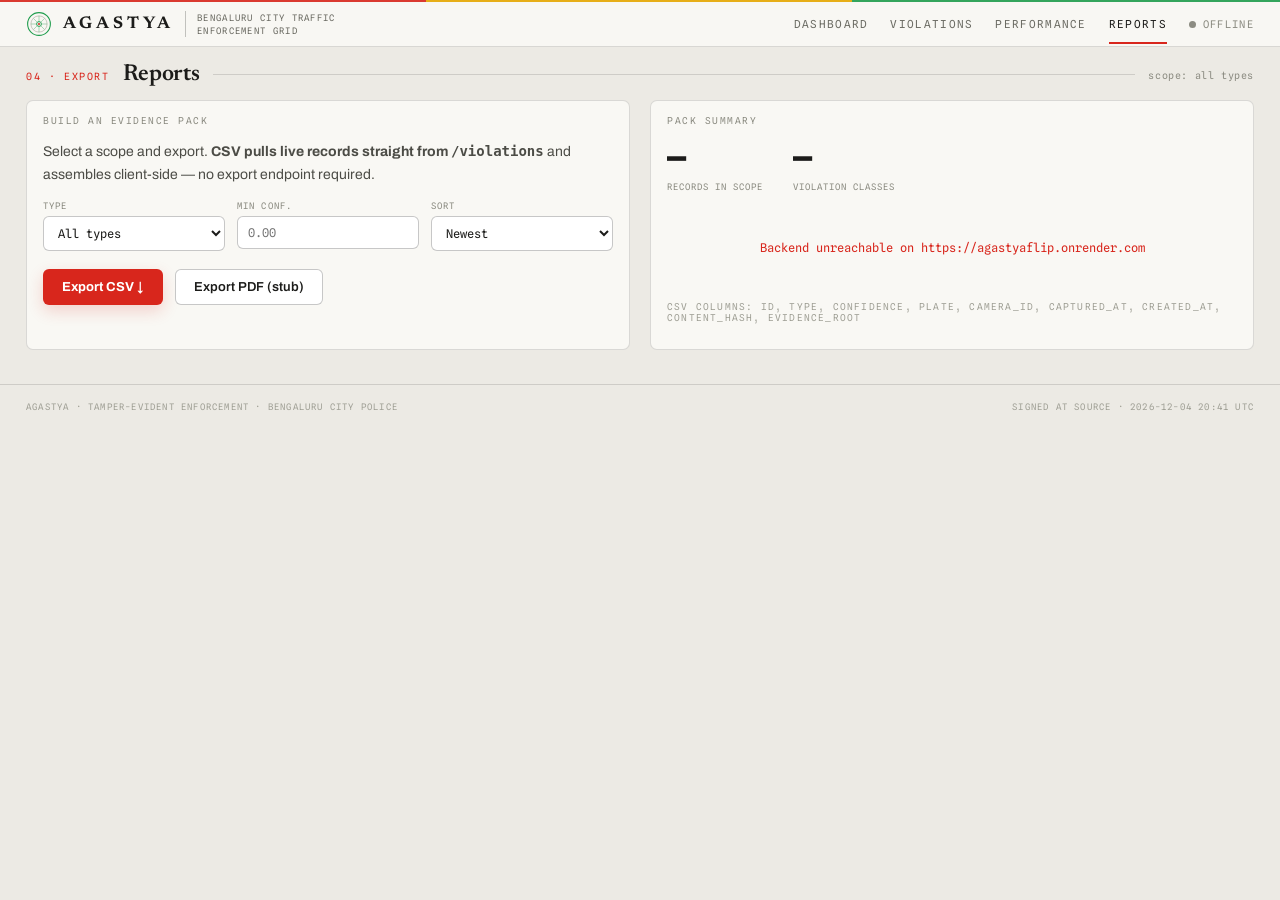
<file: web/reports.html>
<!DOCTYPE html>
<html lang="en">
<head>
<meta charset="utf-8">
<meta name="viewport" content="width=device-width, initial-scale=1">
<title>Reports — AGASTYA</title>
<link rel="preconnect" href="https://fonts.googleapis.com">
<link rel="preconnect" href="https://fonts.gstatic.com" crossorigin>
<link href="https://fonts.googleapis.com/css2?family=Newsreader:ital,opsz,wght@0,6..72,400;0,6..72,500;0,6..72,600;0,6..72,700&family=Archivo:wght@400;500;600;700;800&family=Spline+Sans+Mono:wght@400;500;600;700&display=swap" rel="stylesheet">
<link rel="stylesheet" href="agastya.css">
<style>
  .rep-grid{display:grid;grid-template-columns:1fr 1fr;gap:20px;}
  .opt{display:grid;grid-template-columns:repeat(3,1fr);gap:12px;}
  @media(max-width:1000px){.rep-grid{grid-template-columns:1fr;}.opt{grid-template-columns:1fr;}}
</style>
</head>
<body>
<div class="ag-shell">
  <div data-ag-header></div>

  <section class="ag-section">
    <div class="ag-folio" data-reveal>
      <span class="num">04 · EXPORT</span><span class="name">Reports</span><span class="rule"></span>
      <span class="aside" id="scope">scope: —</span>
    </div>

    <div class="rep-grid">
      <!-- build pack -->
      <div class="card" data-reveal>
        <div class="label" style="letter-spacing:1.5px;">Build an evidence pack</div>
        <p style="font-size:14px;color:var(--ink-2);line-height:1.6;">Select a scope and export. <strong>CSV pulls live records straight from <code>/violations</code></strong> and assembles client-side — no export endpoint required.</p>
        <div class="opt" style="margin-top:8px;">
          <div class="field"><label>Type</label><select class="input" id="oType"><option value="">All types</option></select></div>
          <div class="field"><label>Min conf.</label><input class="input" id="oMin" type="number" step="0.01" min="0" max="1" placeholder="0.00"></div>
          <div class="field"><label>Sort</label><select class="input" id="oSort"><option value="newest">Newest</option><option value="oldest">Oldest</option></select></div>
        </div>
        <div style="display:flex;gap:12px;margin-top:18px;flex-wrap:wrap;">
          <button class="btn btn-red" id="csvBtn">Export CSV ↓</button>
          <button class="btn" id="pdfBtn" title="no PDF render endpoint yet">Export PDF (stub)</button>
        </div>
        <div class="label" id="status" style="margin-top:14px;min-height:16px;"></div>
      </div>

      <!-- preview -->
      <div class="card" data-reveal data-reveal-delay="80">
        <div class="label" style="letter-spacing:1.5px;">Pack summary</div>
        <div style="display:flex;gap:30px;margin-top:18px;flex-wrap:wrap;">
          <div class="metric"><div class="v" id="pCount" style="font-size:32px;">—</div><div class="k">records in scope</div></div>
          <div class="metric"><div class="v" id="pTypes" style="font-size:32px;">—</div><div class="k">violation classes</div></div>
        </div>
        <div id="pBreak" style="margin-top:18px;"></div>
        <div class="label" style="margin-top:16px;color:var(--ink-5);">CSV columns: id, type, confidence, plate, camera_id, captured_at, created_at, content_hash, evidence_root</div>
      </div>
    </div>
  </section>

  <div data-ag-footer></div>
</div>

<script src="agastya.js"></script>
<script>
(function(){
  var A=window.AGASTYA, F=A.fmt;
  A.chrome.mount('reports');

  var sel=document.getElementById('oType');
  Object.keys(A.cfg.VT).forEach(function(k){ var o=document.createElement('option'); o.value=k; o.textContent=F.vtLabel(k); sel.appendChild(o); });

  function scopeParams(){
    var p={limit:500,sort:document.getElementById('oSort').value};
    var t=document.getElementById('oType').value; if(t)p.violation_type=t;
    var m=document.getElementById('oMin').value; if(m)p.min_confidence=m;
    return p;
  }
  function refreshPreview(){
    var p=scopeParams();
    document.getElementById('scope').textContent='scope: '+(p.violation_type?F.vtLabel(p.violation_type):'all types')+(p.min_confidence?' · ≥'+Math.round(p.min_confidence*100)+'%':'');
    A.api.violations(p).then(function(r){
      var rows=r.data||[], meta=r.meta||{};
      document.getElementById('pCount').textContent=F.n(meta.total!=null?meta.total:rows.length);
      var types={}; rows.forEach(function(v){types[v.violation_type]=(types[v.violation_type]||0)+1;});
      var keys=Object.keys(types).sort(function(a,b){return types[b]-types[a];});
      document.getElementById('pTypes').textContent=keys.length;
      document.getElementById('pBreak').innerHTML=keys.map(function(k){
        var c=F.tierColor(F.vtTier(k));
        return '<div style="display:flex;justify-content:space-between;padding:6px 0;border-bottom:1px solid var(--line-3);font-size:13px;"><span><span class="d" style="width:8px;height:8px;border-radius:50%;background:'+c+';display:inline-block;margin-right:8px;"></span>'+F.vtLabel(k)+'</span><span class="mono" style="font-family:var(--mono);font-weight:600;">'+types[k]+'</span></div>';
      }).join('');
      window.__rows=rows;
    }).catch(function(){ A.chrome.offline(); document.getElementById('pCount').textContent='—'; document.getElementById('pBreak').innerHTML='<div class="ag-error">Backend unreachable on '+A.cfg.base+'</div>'; });
  }
  ['oType','oMin','oSort'].forEach(function(id){ document.getElementById(id).addEventListener('change',refreshPreview); });

  function csvCell(v){ if(v==null)return ''; v=String(v); return /[",\n]/.test(v)?'"'+v.replace(/"/g,'""')+'"':v; }
  document.getElementById('csvBtn').addEventListener('click',function(){
    var st=document.getElementById('status'); st.textContent='assembling…';
    A.api.violations(scopeParams()).then(function(r){
      var rows=r.data||[];
      if(!rows.length){ st.textContent='no records in scope.'; return; }
      var cols=['id','violation_type','confidence','plate','camera_id','captured_at','created_at','content_hash','evidence_root'];
      var lines=[cols.join(',')].concat(rows.map(function(v){ return cols.map(function(c){return csvCell(v[c]);}).join(','); }));
      var blob=new Blob([lines.join('\n')],{type:'text/csv;charset=utf-8;'});
      var a=document.createElement('a');
      a.href=URL.createObjectURL(blob);
      a.download='agastya-evidence-'+new Date().toISOString().slice(0,10)+'.csv';
      a.click(); URL.revokeObjectURL(a.href);
      st.textContent='exported '+rows.length+' records · '+a.download;
    }).catch(function(){ st.textContent=''; st.innerHTML='<span style="color:var(--red)">export failed — backend unreachable.</span>'; });
  });
  document.getElementById('pdfBtn').addEventListener('click',function(){
    document.getElementById('status').innerHTML='<span style="color:var(--amber)">Signed-PDF render is not built in the backend yet — use CSV for now.</span>';
  });

  refreshPreview();
  A.motion.intro();
})();
</script>
</body>
</html>
</file>
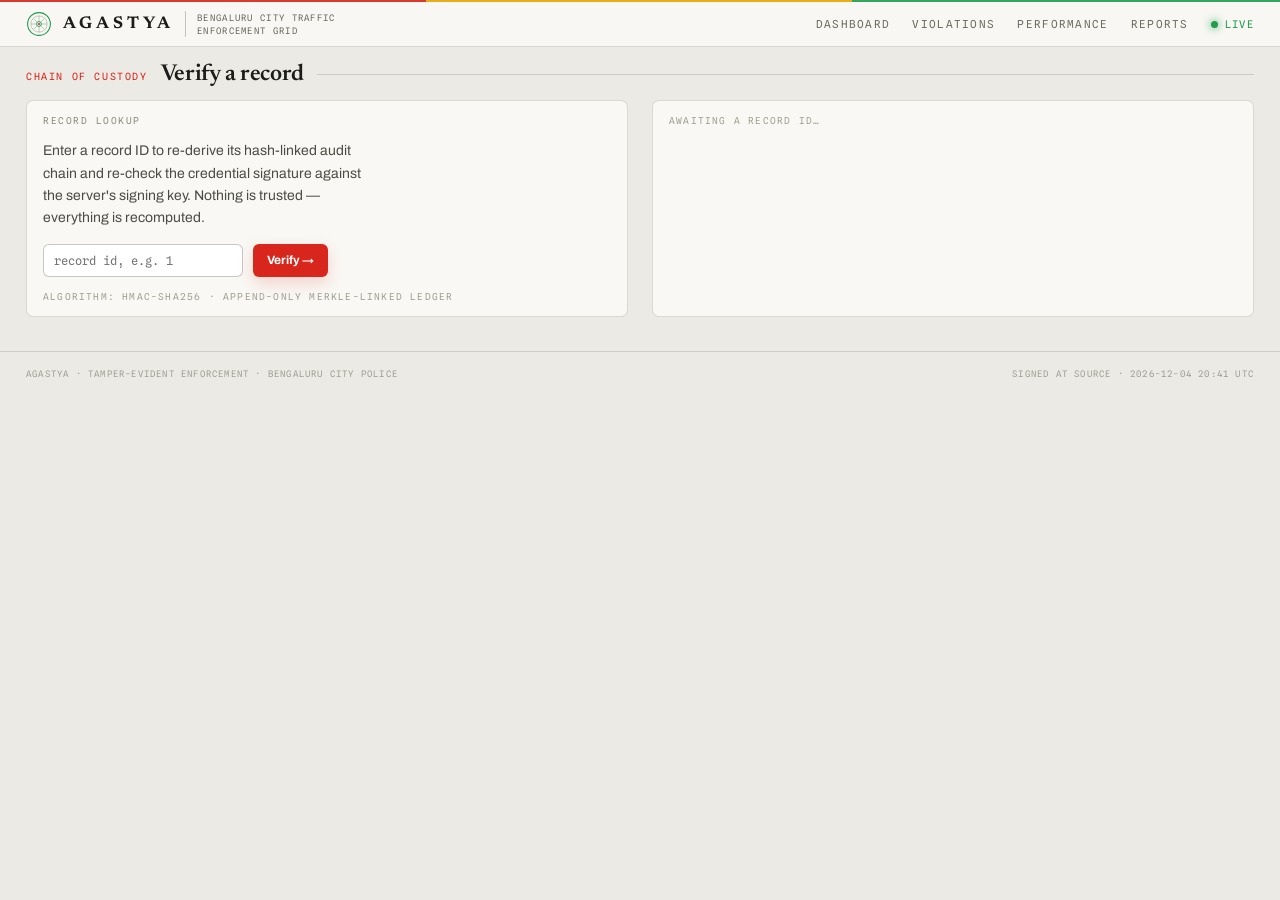
<file: web/verify.html>
<!DOCTYPE html>
<html lang="en">
<head>
<meta charset="utf-8">
<meta name="viewport" content="width=device-width, initial-scale=1">
<title>Verify — AGASTYA</title>
<link rel="preconnect" href="https://fonts.googleapis.com">
<link rel="preconnect" href="https://fonts.gstatic.com" crossorigin>
<link href="https://fonts.googleapis.com/css2?family=Newsreader:ital,opsz,wght@0,6..72,400;0,6..72,500;0,6..72,600;0,6..72,700&family=Archivo:wght@400;500;600;700;800&family=Spline+Sans+Mono:wght@400;500;600;700&display=swap" rel="stylesheet">
<link rel="stylesheet" href="agastya.css">
<style>
  .verify-grid{display:grid;grid-template-columns:1fr 1fr;gap:24px;}
  .seal{display:flex;align-items:center;justify-content:center;width:84px;height:84px;border-radius:50%;font-size:34px;font-weight:700;color:#fff;}
  .vrow{display:flex;align-items:center;gap:12px;padding:12px 0;border-bottom:1px solid var(--line-3);}
  @media(max-width:1000px){.verify-grid{grid-template-columns:1fr;}}
</style>
</head>
<body>
<div class="ag-shell">
  <div data-ag-header></div>

  <section class="ag-section">
    <div class="ag-folio" data-reveal>
      <span class="num">CHAIN OF CUSTODY</span><span class="name">Verify a record</span><span class="rule"></span>
    </div>

    <div class="verify-grid">
      <div class="card" data-reveal>
        <div class="label" style="letter-spacing:1.5px;">Record lookup</div>
        <p style="font-size:14px;color:var(--ink-2);line-height:1.6;max-width:42ch;">Enter a record ID to re-derive its hash-linked audit chain and re-check the credential signature against the server's signing key. Nothing is trusted — everything is recomputed.</p>
        <form id="vform" style="display:flex;gap:10px;margin-top:8px;">
          <input class="input" id="vid" type="number" min="1" placeholder="record id, e.g. 1" style="max-width:200px;">
          <button class="btn btn-red btn-sm" type="submit">Verify →</button>
        </form>
        <div class="label" style="margin-top:14px;color:var(--ink-5);">Algorithm: HMAC-SHA256 · append-only Merkle-linked ledger</div>
      </div>

      <div class="card" data-reveal data-reveal-delay="80" id="result">
        <div class="label" style="color:var(--ink-5);">Awaiting a record id…</div>
      </div>
    </div>
  </section>

  <div data-ag-footer></div>
</div>

<script src="agastya.js"></script>
<script>
(function(){
  var A=window.AGASTYA, F=A.fmt;
  A.chrome.mount(null);
  var u=new URLSearchParams(location.search);
  var pre=u.get('id');
  if(pre) document.getElementById('vid').value=pre;

  document.getElementById('vform').addEventListener('submit',function(e){ e.preventDefault(); run(document.getElementById('vid').value); });

  function vrow(ok,label,note){
    var col=ok===true?'var(--green)':ok===false?'var(--red)':'var(--ink-4)';
    var mark=ok===true?'✓':ok===false?'✗':'—';
    return '<div class="vrow"><span style="width:24px;height:24px;border-radius:50%;display:flex;align-items:center;justify-content:center;background:'+col+';color:#fff;font-weight:700;">'+mark+'</span>'+
      '<div><div style="font-size:14px;">'+label+'</div>'+(note?'<div class="label" style="color:var(--ink-5)">'+note+'</div>':'')+'</div></div>';
  }

  function run(id){
    if(!id){ return; }
    var box=document.getElementById('result');
    box.innerHTML='<div class="label">verifying record #'+id+'…</div>';
    A.api.verify(id).then(function(r){
      var d=r.data||{};
      var allGood=d.audit_chain_valid && (d.credential_signature_valid!==false);
      var col=allGood?'var(--green)':'var(--red)';
      box.innerHTML=
        '<div style="display:flex;align-items:center;gap:16px;margin-bottom:14px;">'+
          '<div class="seal" style="background:'+col+';">'+(allGood?'✓':'✗')+'</div>'+
          '<div><div class="label">Record #'+id+'</div><div style="font-family:var(--serif);font-size:24px;">'+(allGood?'Tamper-evident & intact':'Verification failed')+'</div></div>'+
        '</div>'+
        vrow(d.audit_chain_valid,'Audit chain intact','recomputed hash links match')+
        vrow(d.credential_signature_valid,'Credential signature valid', d.signing_key_configured?'checked against signing key':'signing key not configured — check skipped')+
        vrow(d.signing_key_configured,'Signing key configured', d.signing_key_configured?'server holds AGASTYA_SIGNING_KEY':'set AGASTYA_SIGNING_KEY on server')+
        '<a href="detail.html?id='+id+'" class="btn btn-sm" style="margin-top:16px;">View full record →</a>';
    }).catch(function(err){
      box.innerHTML='<div class="ag-error">Record #'+id+' not found, or backend unreachable on '+A.cfg.base+'.</div>';
      A.chrome.offline();
    });
  }

  if(pre) run(pre);
  A.motion.intro();
})();
</script>
</body>
</html>
</file>
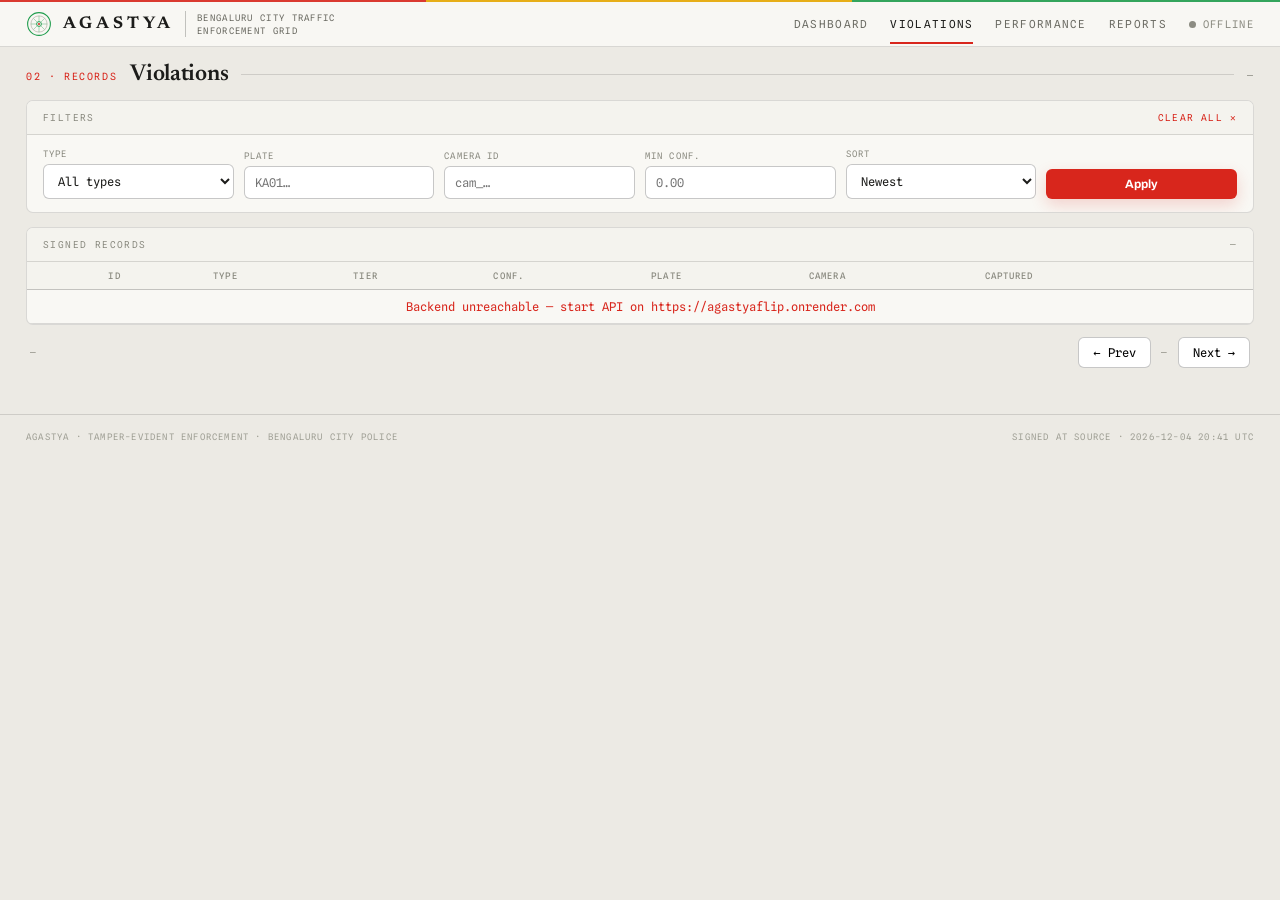
<file: web/violations.html>
<!DOCTYPE html>
<html lang="en">
<head>
<meta charset="utf-8">
<meta name="viewport" content="width=device-width, initial-scale=1">
<title>Violations — AGASTYA</title>
<link rel="preconnect" href="https://fonts.googleapis.com">
<link rel="preconnect" href="https://fonts.gstatic.com" crossorigin>
<link href="https://fonts.googleapis.com/css2?family=Newsreader:ital,opsz,wght@0,6..72,400;0,6..72,500;0,6..72,600;0,6..72,700&family=Archivo:wght@400;500;600;700;800&family=Spline+Sans+Mono:wght@400;500;600;700&display=swap" rel="stylesheet">
<link rel="stylesheet" href="agastya.css">
<style>
  .filters{display:grid;grid-template-columns:repeat(6,1fr);gap:10px;align-items:end;}
  .pager{display:flex;align-items:center;justify-content:space-between;gap:14px;padding:12px 4px;flex-wrap:wrap;}
  .pgbtn{font-family:var(--mono);font-size:12px;padding:7px 14px;border:1px solid var(--line-2);border-radius:var(--r-sm);background:#fff;cursor:pointer;}
  .pgbtn[disabled]{opacity:.35;cursor:not-allowed;}
  @media(max-width:1000px){.filters{grid-template-columns:repeat(2,1fr);}}
</style>
</head>
<body>
<div class="ag-shell">
  <div data-ag-header></div>

  <section class="ag-section">
    <div class="ag-folio" data-reveal>
      <span class="num">02 · RECORDS</span><span class="name">Violations</span><span class="rule"></span>
      <span class="aside" id="count">—</span>
    </div>

    <div class="panel" data-reveal style="margin-bottom:14px;">
      <div class="panel-head"><span class="label" style="letter-spacing:1.4px;">Filters</span><a href="#" id="clear" class="label" style="color:var(--red);text-decoration:none;">clear all ✕</a></div>
      <form id="filters" class="filters" style="padding:13px 16px;">
        <div class="field"><label>Type</label><select class="input" name="violation_type" id="fType"><option value="">All types</option></select></div>
        <div class="field"><label>Plate</label><input class="input" name="plate" id="fPlate" placeholder="KA01…"></div>
        <div class="field"><label>Camera ID</label><input class="input" name="camera_id" id="fCam" placeholder="cam_…"></div>
        <div class="field"><label>Min conf.</label><input class="input" name="min_confidence" id="fMin" type="number" step="0.01" min="0" max="1" placeholder="0.00"></div>
        <div class="field"><label>Sort</label><select class="input" name="sort" id="fSort"><option value="newest">Newest</option><option value="oldest">Oldest</option></select></div>
        <div class="field"><label>&nbsp;</label><button type="submit" class="btn btn-red btn-sm" style="justify-content:center;">Apply</button></div>
      </form>
    </div>

    <div class="panel" data-reveal>
      <div class="panel-head"><span class="label" style="letter-spacing:1.4px;">Signed records</span><span class="label" id="rangeTop">—</span></div>
      <div style="overflow-x:auto;max-height:64vh;">
        <table class="ledger">
          <thead><tr><th></th><th>ID</th><th>Type</th><th>Tier</th><th>Conf.</th><th>Plate</th><th>Camera</th><th>Captured</th><th></th></tr></thead>
          <tbody id="rows"><tr><td colspan="9" class="ag-empty">Loading…</td></tr></tbody>
        </table>
      </div>
    </div>

    <div class="pager">
      <span class="label" id="rangeLbl">—</span>
      <div style="display:flex;gap:10px;align-items:center;">
        <button class="pgbtn" id="prev">← Prev</button>
        <span class="label" id="pageLbl">—</span>
        <button class="pgbtn" id="next">Next →</button>
      </div>
    </div>
  </section>

  <div data-ag-footer></div>
</div>

<script src="agastya.js"></script>
<script>
(function(){
  var A=window.AGASTYA, F=A.fmt, LIMIT=12;
  A.chrome.mount('violations');

  // populate type select
  var sel=document.getElementById('fType');
  Object.keys(A.cfg.VT).forEach(function(k){
    var o=document.createElement('option'); o.value=k; o.textContent=F.vtLabel(k)+(F.isLive(k)?'':' (sim)'); sel.appendChild(o);
  });

  // state from URL
  var url=new URLSearchParams(location.search);
  var state={
    violation_type:url.get('violation_type')||'',
    plate:url.get('plate')||'',
    camera_id:url.get('camera_id')||'',
    min_confidence:url.get('min_confidence')||'',
    sort:url.get('sort')||'newest',
    offset:parseInt(url.get('offset')||'0',10)||0,
  };
  // hydrate form
  document.getElementById('fType').value=state.violation_type;
  document.getElementById('fPlate').value=state.plate;
  document.getElementById('fCam').value=state.camera_id;
  document.getElementById('fMin').value=state.min_confidence;
  document.getElementById('fSort').value=state.sort;

  function syncUrl(){
    var u=new URLSearchParams();
    ['violation_type','plate','camera_id','min_confidence','sort'].forEach(function(k){ if(state[k])u.set(k,state[k]); });
    if(state.offset)u.set('offset',state.offset);
    history.replaceState(null,'',location.pathname+(u.toString()?'?'+u:''));
  }

  function load(){
    var tb=document.getElementById('rows');
    tb.innerHTML='<tr><td colspan="9" class="ag-empty">Loading…</td></tr>';
    var p={limit:LIMIT,offset:state.offset,sort:state.sort};
    ['violation_type','plate','camera_id','min_confidence'].forEach(function(k){ if(state[k])p[k]=state[k]; });
    A.api.violations(p).then(function(r){
      var rows=r.data||[], meta=r.meta||{total:rows.length,limit:LIMIT,offset:state.offset};
      document.getElementById('count').textContent=F.n(meta.total)+' records';
      render(rows);
      pager(meta);
    }).catch(function(){
      A.chrome.offline();
      tb.innerHTML='<tr><td colspan="9" class="ag-error">Backend unreachable — start API on '+A.cfg.base+'</td></tr>';
    });
  }

  function render(rows){
    var tb=document.getElementById('rows');
    if(!rows.length){ tb.innerHTML='<tr><td colspan="9" class="ag-empty">No records match these filters.</td></tr>'; return; }
    tb.innerHTML=rows.map(function(v){
      var tier=F.vtTier(v.violation_type), c=F.tierColor(tier);
      var q='detail.html?id='+v.id+'&type='+encodeURIComponent(v.violation_type)+'&conf='+v.confidence+'&plate='+encodeURIComponent(v.plate||'')+'&cam='+encodeURIComponent(v.camera_id||'');
      return '<tr onclick="location.href=\''+q+'\'">'+
        '<td style="width:52px;padding-right:0;"><img src="assets/violations/'+v.violation_type+'.jpg" alt="" loading="lazy" onerror="this.style.visibility=\'hidden\'" style="width:44px;height:33px;object-fit:cover;border-radius:4px;border:1px solid var(--line-2);display:block;"></td>'+
        '<td class="mono">#'+v.id+'</td>'+
        '<td>'+F.vtLabel(v.violation_type)+(F.isLive(v.violation_type)?'':' <span class="chip" style="font-size:8px;padding:1px 6px;border-color:'+c+';color:'+c+';">sim</span>')+'</td>'+
        '<td><span class="chip" style="border-color:'+c+';color:'+c+';">'+F.tierLabel(tier)+'</span></td>'+
        '<td class="mono" style="color:'+F.confColor(v.confidence)+';font-weight:600;">'+Math.round(v.confidence*100)+'%</td>'+
        '<td class="mono">'+(v.plate||'—')+'</td>'+
        '<td class="mono ag-hide-sm">'+(v.camera_id||'—')+'</td>'+
        '<td class="mono ag-hide-sm" style="color:var(--ink-4);">'+F.dateTime(v.captured_at||v.created_at)+'</td>'+
        '<td style="text-align:right;color:var(--ink-4);">›</td>'+
      '</tr>';
    }).join('');
  }

  function pager(meta){
    var total=meta.total||0, off=meta.offset||0, lim=meta.limit||LIMIT;
    var from=total?off+1:0, to=Math.min(off+lim,total);
    document.getElementById('rangeLbl').textContent='showing '+from+'–'+to+' of '+F.n(total);
    document.getElementById('rangeTop').textContent=from+'–'+to+' / '+F.n(total);
    var page=Math.floor(off/lim)+1, pages=Math.max(1,Math.ceil(total/lim));
    document.getElementById('pageLbl').textContent='page '+page+' / '+pages;
    document.getElementById('prev').disabled= off<=0;
    document.getElementById('next').disabled= to>=total;
  }

  document.getElementById('filters').addEventListener('submit',function(e){
    e.preventDefault();
    state.violation_type=document.getElementById('fType').value;
    state.plate=document.getElementById('fPlate').value.trim();
    state.camera_id=document.getElementById('fCam').value.trim();
    state.min_confidence=document.getElementById('fMin').value;
    state.sort=document.getElementById('fSort').value;
    state.offset=0; syncUrl(); load();
  });
  document.getElementById('clear').addEventListener('click',function(e){
    e.preventDefault();
    state={violation_type:'',plate:'',camera_id:'',min_confidence:'',sort:'newest',offset:0};
    document.getElementById('filters').reset();
    document.getElementById('fType').value=''; document.getElementById('fSort').value='newest';
    syncUrl(); load();
  });
  document.getElementById('prev').addEventListener('click',function(){ state.offset=Math.max(0,state.offset-LIMIT); syncUrl(); load(); window.scrollTo({top:0,behavior:'smooth'}); });
  document.getElementById('next').addEventListener('click',function(){ state.offset+=LIMIT; syncUrl(); load(); window.scrollTo({top:0,behavior:'smooth'}); });

  load();
  A.motion.intro();
})();
</script>
</body>
</html>
</file>
<file: web/agastya.css>
:root{
  --paper:#eceae4; --paper-2:#f4f3ee; --paper-3:#f9f8f4;
  --ink:#1c1c1a; --ink-2:#4c4c46; --ink-3:#6c6c64; --ink-4:#8c8c82; --ink-5:#a0a096;
  --line:rgba(0,0,0,.13); --line-2:rgba(0,0,0,.22); --line-3:rgba(0,0,0,.06);

  --red:#d8261c; --red-soft:rgba(216,38,28,.12);
  --amber:#e6a700; --amber-soft:rgba(230,167,0,.14);
  --green:#1f9d4d; --green-soft:rgba(31,157,77,.10);

  --serif:'Newsreader',Georgia,serif;
  --mono:'Spline Sans Mono','SF Mono',monospace;
  --sans:'Archivo','Helvetica Neue',sans-serif;

  --r:7px; --r-sm:6px; --r-xs:3px;
  --pad:26px; --max:1440px;
  --ease:cubic-bezier(.16,1,.3,1);
  --shadow:0 6px 18px rgba(0,0,0,.08);
  --shadow-lg:0 16px 40px rgba(0,0,0,.14);
}

*{box-sizing:border-box;}
html,body{margin:0;background:var(--paper);color:var(--ink);}
body{
  font-family:var(--sans);-webkit-font-smoothing:antialiased;
  min-height:100vh;overflow-x:hidden;position:relative;
}
::selection{background:var(--red);color:#fff;}
a{color:inherit;}
img{max-width:100%;display:block;}
.ag-shell{position:relative;z-index:1;}

.tnum,.label,.data,.metric,table{font-variant-numeric:tabular-nums;}

.ag-tricolor{height:2px;opacity:.9;
  background:linear-gradient(90deg,var(--red) 0 33.3%,var(--amber) 33.3% 66.6%,var(--green) 66.6% 100%);}

.ag-header{
  display:flex;align-items:center;justify-content:space-between;
  padding:9px var(--pad);background:rgba(249,248,244,.94);
  backdrop-filter:blur(12px);border-bottom:1px solid var(--line);
  position:sticky;top:0;z-index:50;
}
.ag-brand{display:flex;align-items:center;gap:11px;text-decoration:none;color:inherit;}
.ag-brand svg{width:26px;height:26px;}
.ag-brand .wordmark{font-family:var(--serif);font-weight:700;letter-spacing:4px;font-size:17px;}
.ag-brand .sub{font-family:var(--mono);font-size:9px;letter-spacing:1.3px;color:var(--ink-3);
  border-left:1px solid var(--line-2);padding-left:11px;line-height:1.45;}
.ag-nav{display:flex;align-items:center;gap:22px;font-family:var(--mono);font-size:11px;letter-spacing:1.3px;}
.ag-nav a{color:var(--ink-3);text-decoration:none;transition:color .2s;position:relative;}
.ag-nav a:hover{color:var(--ink);}
.ag-nav a.is-active{color:var(--ink);}
.ag-nav a.is-active::after{content:"";position:absolute;left:0;right:0;bottom:-13px;height:2px;background:var(--red);}
.ag-live{display:flex;align-items:center;gap:7px;color:var(--green);font-size:10.5px;font-family:var(--mono);}
.ag-live .dot{width:7px;height:7px;border-radius:50%;background:var(--green);box-shadow:0 0 8px var(--green);animation:agPulse 2s ease-in-out infinite;}
.ag-live.is-offline{color:var(--ink-4);}
.ag-live.is-offline .dot{background:var(--ink-4);box-shadow:none;animation:none;}

.ag-wrap{max-width:var(--max);margin:0 auto;padding:0 var(--pad);}
.ag-section{max-width:var(--max);margin:0 auto;padding:16px var(--pad);}

.ag-folio{display:flex;align-items:baseline;gap:13px;margin:0 0 14px;}
.ag-folio .num{font-family:var(--mono);font-size:10px;letter-spacing:1.6px;color:var(--red);}
.ag-folio .name{font-family:var(--serif);font-weight:600;font-size:clamp(18px,1.8vw,24px);letter-spacing:-.3px;line-height:1;}
.ag-folio .rule{flex:1;height:1px;background:var(--line);align-self:center;}
.ag-folio .aside{font-family:var(--mono);font-size:10px;letter-spacing:.6px;color:var(--ink-4);align-self:center;}

.label{font-family:var(--mono);font-size:9.5px;letter-spacing:1.2px;color:var(--ink-4);text-transform:uppercase;}
.kicker{font-family:var(--mono);font-size:10.5px;letter-spacing:2px;color:var(--ink-4);text-transform:uppercase;}

.card{background:var(--paper-3);border:1px solid var(--line);border-radius:var(--r);padding:14px 16px;}
.card.lift{transition:transform .25s var(--ease),box-shadow .25s,border-color .25s;}
.card.lift:hover{transform:translateY(-2px);box-shadow:var(--shadow);border-color:var(--line-2);}
.card.toprule{border-top-width:2px;}

.panel{background:var(--paper-3);border:1px solid var(--line);border-radius:var(--r);overflow:hidden;}
.panel-head{display:flex;justify-content:space-between;align-items:center;gap:12px;
  padding:11px 16px;border-bottom:1px solid var(--line);background:var(--paper-2);}

.statbar{display:grid;gap:1px;background:var(--line);border:1px solid var(--line);border-radius:var(--r);overflow:hidden;}
.statbar .cell{background:var(--paper-3);padding:12px 15px;}
.statbar .cell .v{font-family:var(--mono);font-weight:700;font-size:clamp(20px,2.2vw,28px);letter-spacing:-1px;line-height:1;}
.statbar .cell .v .u{font-size:.42em;color:var(--ink-4);letter-spacing:0;font-weight:500;}
.statbar .cell .k{font-family:var(--mono);font-size:9px;letter-spacing:1px;color:var(--ink-4);margin-top:7px;text-transform:uppercase;}

.btn{display:inline-flex;align-items:center;gap:8px;font-family:var(--sans);font-weight:600;
  font-size:13px;text-decoration:none;padding:10px 18px;border-radius:var(--r-sm);
  border:1px solid var(--line-2);background:#fff;color:var(--ink);cursor:pointer;
  transition:border-color .2s,background .2s,box-shadow .2s;}
.btn:hover{border-color:var(--ink-3);}
.btn-red{background:var(--red);color:#fff;border-color:transparent;font-weight:700;box-shadow:0 6px 16px rgba(216,38,28,.18);}
.btn-red:hover{background:#e23a30;}
.btn-green{color:var(--green);border-color:rgba(31,157,77,.45);background:transparent;font-family:var(--mono);font-size:11px;letter-spacing:.8px;}
.btn-green:hover{background:var(--green-soft);}
.btn-sm{padding:7px 13px;font-size:12px;}
.arrow{display:inline-block;}

.tier{display:inline-flex;align-items:center;gap:6px;font-family:var(--mono);font-size:10.5px;color:var(--ink-3);}
.tier .d{width:8px;height:8px;border-radius:50%;}
.chip{display:inline-flex;align-items:center;gap:5px;font-family:var(--mono);font-size:9.5px;letter-spacing:.4px;
  padding:2px 8px;border-radius:100px;border:1px solid var(--line);text-transform:uppercase;}

.toolbar{display:grid;gap:10px;align-items:end;}
.field{display:flex;flex-direction:column;gap:5px;}
.field label{font-family:var(--mono);font-size:9px;letter-spacing:1.1px;color:var(--ink-4);text-transform:uppercase;}
.input,select.input{font-family:var(--mono);font-size:12px;color:var(--ink);background:#fff;
  border:1px solid var(--line-2);border-radius:var(--r-sm);padding:8px 10px;width:100%;transition:border-color .2s;}
.input:focus{outline:none;border-color:var(--ink);}

.ledger{width:100%;border-collapse:collapse;font-size:12.5px;}
.ledger th{font-family:var(--mono);font-size:9px;letter-spacing:1.1px;color:var(--ink-4);
  text-transform:uppercase;text-align:left;padding:8px 12px;border-bottom:1px solid var(--line-2);font-weight:500;
  position:sticky;top:0;background:var(--paper-2);}
.ledger td{padding:9px 12px;border-bottom:1px solid var(--line);vertical-align:middle;}
.ledger tr{transition:background .12s;}
.ledger tbody tr:hover{background:var(--paper);cursor:pointer;}
.ledger tbody tr:nth-child(even){background:rgba(0,0,0,.015);}
.ledger tbody tr:nth-child(even):hover{background:var(--paper);}
.ledger .mono{font-family:var(--mono);font-size:11.5px;}

.metric .v{font-family:var(--mono);font-weight:700;font-size:clamp(22px,2.4vw,32px);letter-spacing:-1.2px;line-height:.95;}
.metric .u{font-size:.42em;color:var(--ink-4);letter-spacing:0;font-weight:500;}
.metric .k{font-family:var(--mono);font-size:9px;letter-spacing:1px;color:var(--ink-4);margin-top:6px;text-transform:uppercase;}

.bar-track{height:8px;border-radius:100px;background:var(--paper);overflow:hidden;border:1px solid var(--line);}
.bar-fill{height:100%;border-radius:100px;width:0;transition:width 1s var(--ease);}

.ag-footer{max-width:var(--max);margin:18px auto 0;padding:16px var(--pad) 26px;
  display:flex;justify-content:space-between;align-items:center;flex-wrap:wrap;gap:8px;
  font-family:var(--mono);font-size:9px;letter-spacing:1.2px;color:var(--ink-5);
  border-top:1px solid var(--line);}

.ag-empty,.ag-error{font-family:var(--mono);font-size:12px;color:var(--ink-4);padding:30px;text-align:center;}
.ag-error{color:var(--red);}
.skeleton{background:linear-gradient(90deg,var(--paper) 25%,var(--paper-2) 50%,var(--paper) 75%);
  background-size:200% 100%;animation:agShimmer 1.3s infinite;border-radius:var(--r-xs);}

@keyframes agPulse{0%,100%{opacity:.4}50%{opacity:1}}
@keyframes agShimmer{to{background-position:-200% 0}}
[data-reveal]{opacity:0;transform:translateY(14px);}
[data-k]{opacity:0;transform:translateY(12px);}
@media(prefers-reduced-motion:reduce){
  *{animation:none !important;transition:none !important;}
  [data-reveal],[data-k]{opacity:1 !important;transform:none !important;}
}

@media(max-width:900px){
  :root{--pad:16px;}
  .ag-brand .sub{display:none;}
  .ag-nav{gap:14px;font-size:10px;}
  .ag-hide-sm{display:none !important;}
}
</file>
